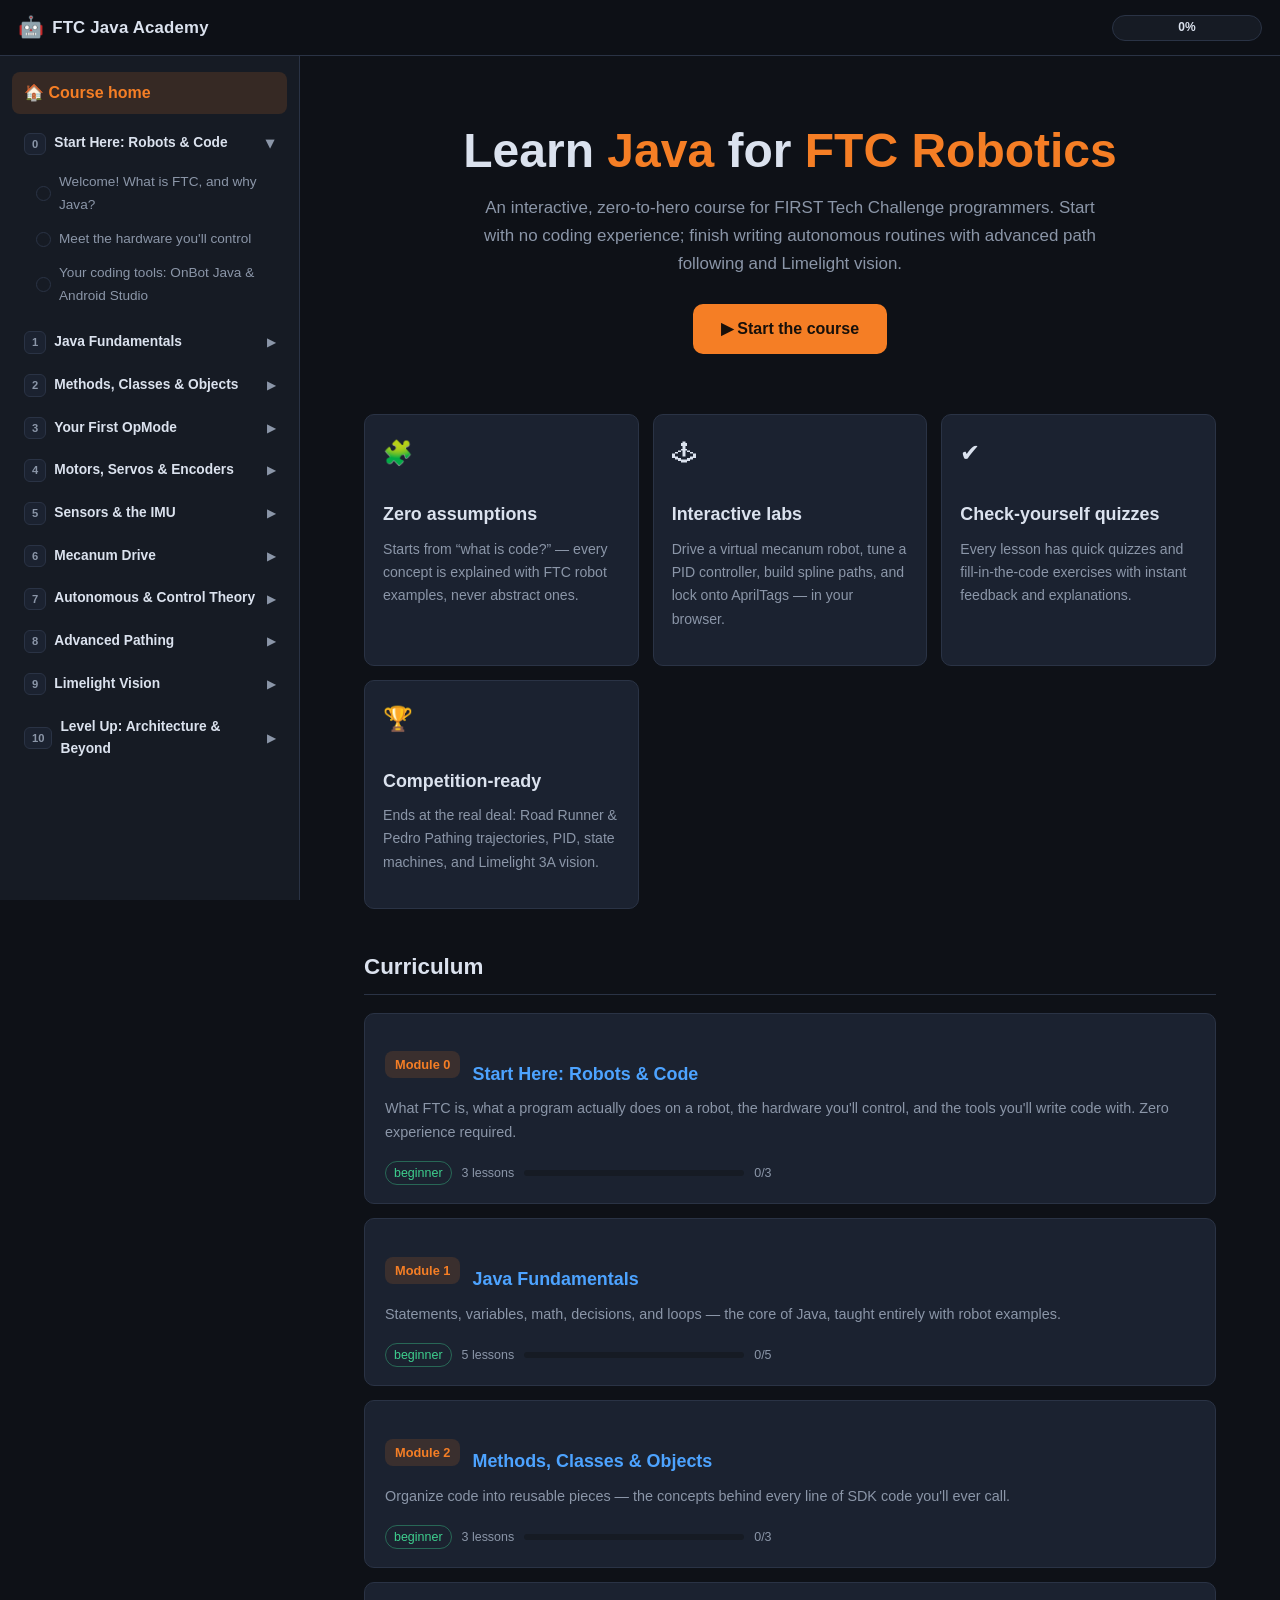
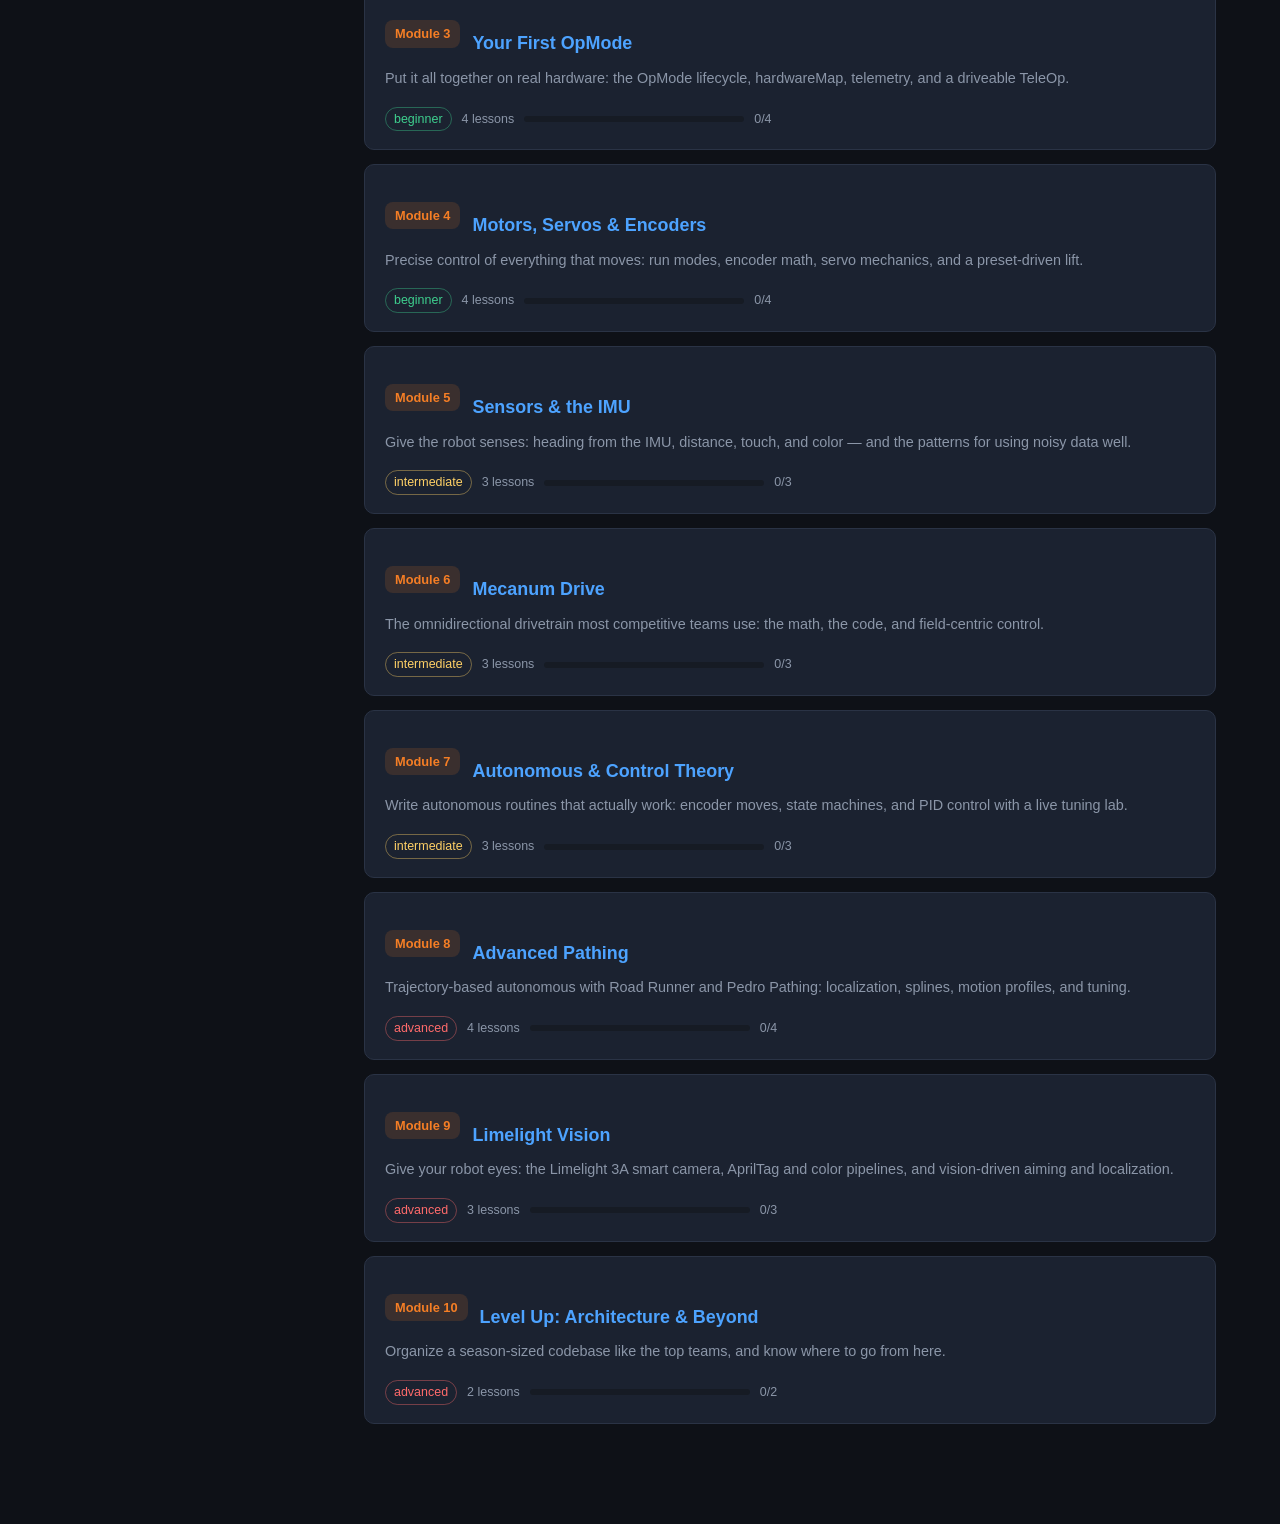
<file: index.html>
<!DOCTYPE html>
<html lang="en">
<head>
<meta charset="UTF-8">
<meta name="viewport" content="width=device-width, initial-scale=1.0">
<title>FTC Java Academy — Learn Java for FIRST Tech Challenge</title>
<meta name="description" content="An interactive course that teaches Java programming for FTC robotics — from absolute beginner to advanced pathing and Limelight vision.">
<link rel="stylesheet" href="css/style.css">
<link rel="icon" href="data:image/svg+xml,<svg xmlns='http://www.w3.org/2000/svg' viewBox='0 0 100 100'><text y='.9em' font-size='90'>🤖</text></svg>">
</head>
<body>

<header class="topbar">
  <button id="nav-toggle" class="nav-toggle" aria-label="Toggle navigation">☰</button>
  <a href="#home" class="brand"><span class="brand-icon">🤖</span> FTC Java Academy</a>
  <div class="topbar-right">
    <div class="progress-pill" id="global-progress" title="Course progress">
      <div class="progress-pill-fill" id="global-progress-fill"></div>
      <span id="global-progress-text">0%</span>
    </div>
  </div>
</header>

<div class="layout">
  <nav class="sidebar" id="sidebar" aria-label="Course navigation">
    <div id="sidebar-content"></div>
  </nav>
  <div class="sidebar-backdrop" id="sidebar-backdrop"></div>

  <main class="content" id="content" tabindex="-1">
    <!-- rendered by app.js -->
  </main>
</div>

<script src="js/highlight.js"></script>
<script src="js/render.js"></script>
<script src="js/sims.js"></script>
<script src="js/data/mod0.js"></script>
<script src="js/data/mod1.js"></script>
<script src="js/data/mod2.js"></script>
<script src="js/data/mod3.js"></script>
<script src="js/data/mod4.js"></script>
<script src="js/data/mod5.js"></script>
<script src="js/data/mod6.js"></script>
<script src="js/data/mod7.js"></script>
<script src="js/data/mod8.js"></script>
<script src="js/data/mod9.js"></script>
<script src="js/data/mod10.js"></script>
<script src="js/app.js"></script>
</body>
</html>
</file>
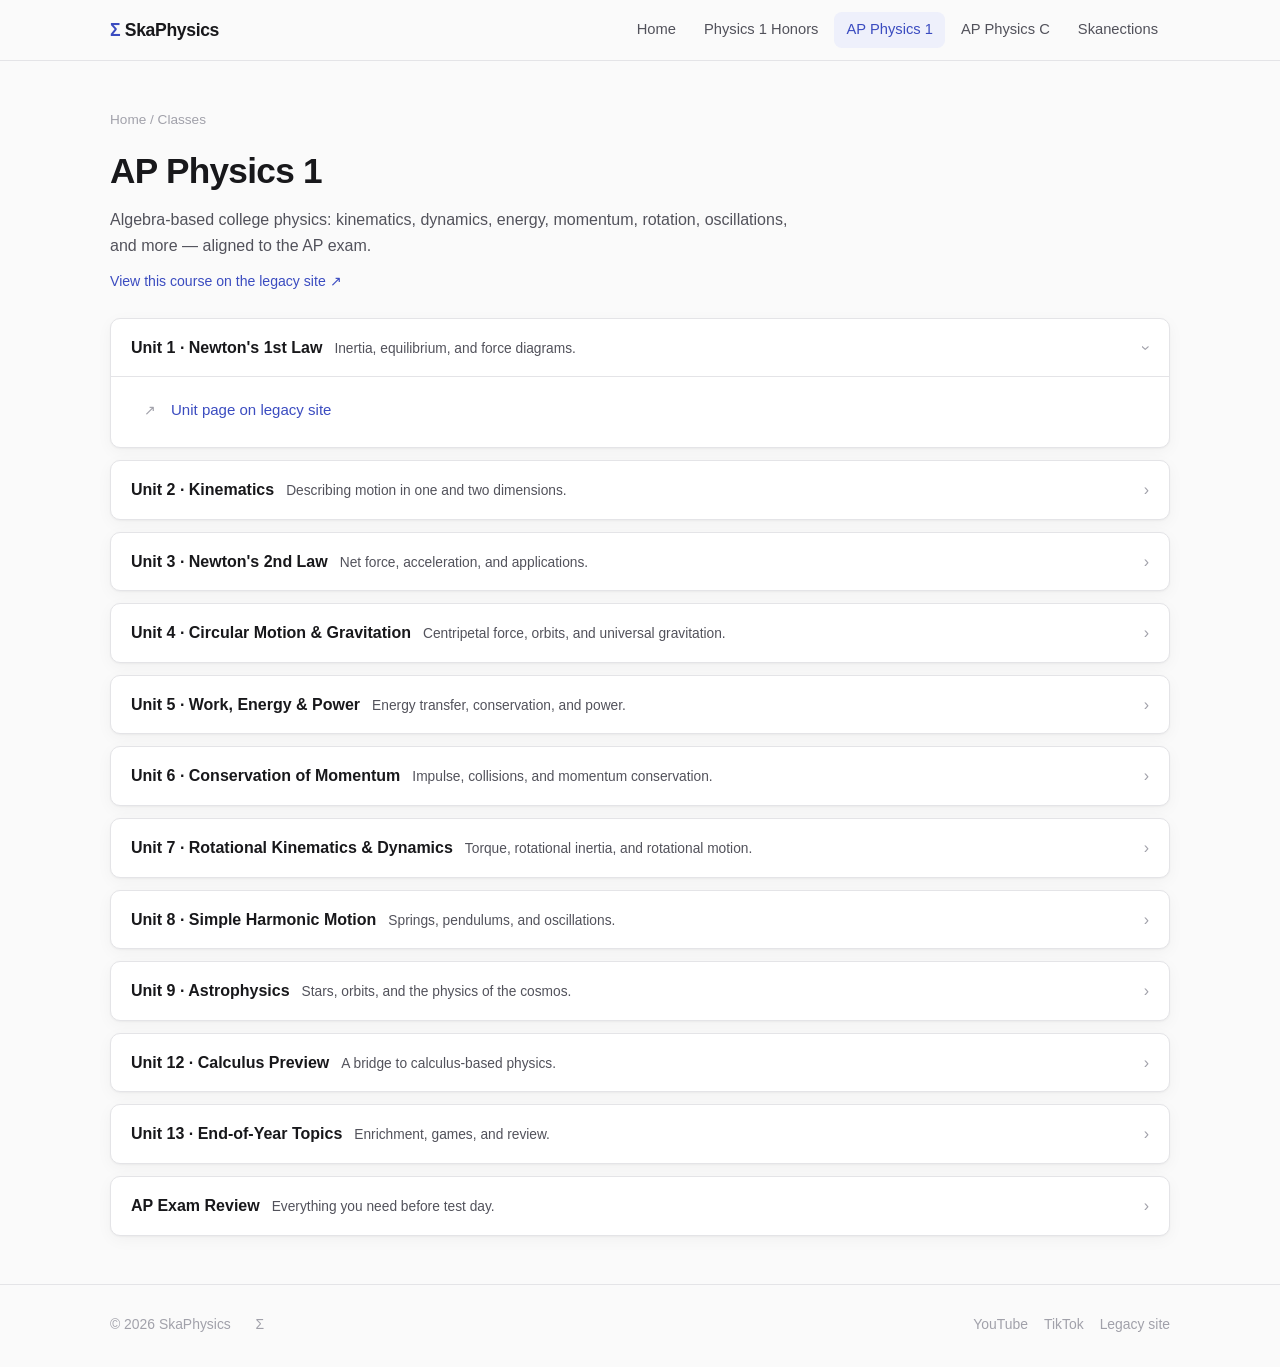
<file: ap-physics-1.html>
<!DOCTYPE html>
<html lang="en">
<head>
  <meta charset="utf-8">
  <meta name="viewport" content="width=device-width, initial-scale=1">
  <title>AP Physics 1 · SkaPhysics</title>
  <link rel="stylesheet" href="assets/style.css">
  <link rel="icon" href="data:image/svg+xml,<svg xmlns='http://www.w3.org/2000/svg' viewBox='0 0 100 100'><text y='.9em' font-size='90'>Σ</text></svg>">
</head>
<body data-page="ap-physics-1">
  <header class="site-header" id="site-header"></header>

  <main class="container">
    <div class="page-header">
      <nav class="breadcrumb" aria-label="Breadcrumb"><a href="index.html">Home</a> / Classes</nav>
      <h1 id="class-title"></h1>
      <p id="class-blurb"></p>
      <a class="legacy-link" id="legacy-link" href="#" target="_blank" rel="noopener">View this course on the legacy site ↗</a>
    </div>

    <div class="unit-list" id="units"></div>
  </main>

  <footer class="site-footer" id="site-footer"></footer>

  <script src="data/site-data.js"></script>
  <script src="assets/app.js"></script>
</body>
</html>
</file>
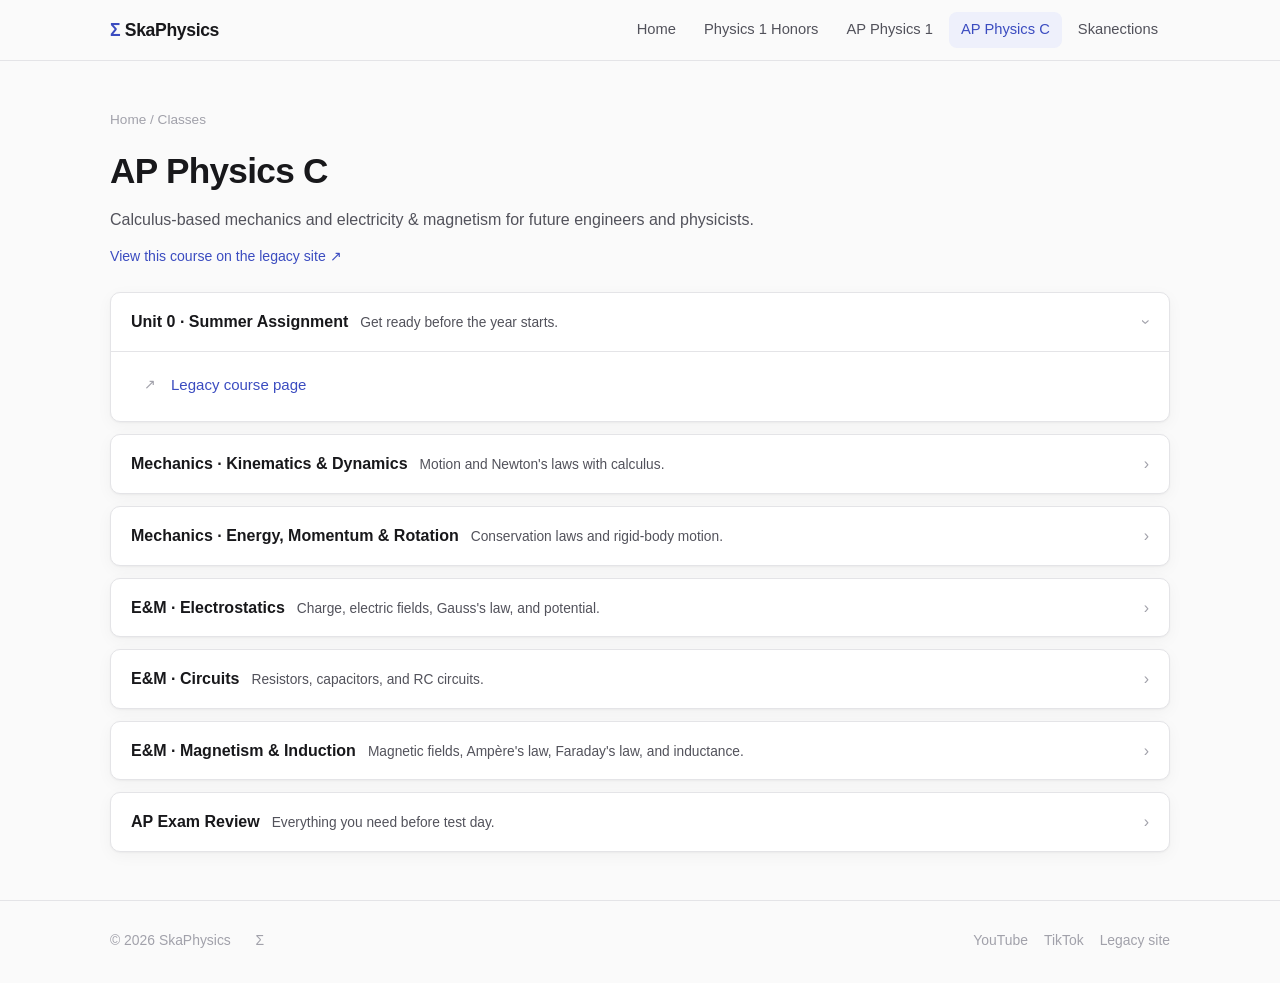
<file: ap-physics-c.html>
<!DOCTYPE html>
<html lang="en">
<head>
  <meta charset="utf-8">
  <meta name="viewport" content="width=device-width, initial-scale=1">
  <title>AP Physics C · SkaPhysics</title>
  <link rel="stylesheet" href="assets/style.css">
  <link rel="icon" href="data:image/svg+xml,<svg xmlns='http://www.w3.org/2000/svg' viewBox='0 0 100 100'><text y='.9em' font-size='90'>Σ</text></svg>">
</head>
<body data-page="ap-physics-c">
  <header class="site-header" id="site-header"></header>

  <main class="container">
    <div class="page-header">
      <nav class="breadcrumb" aria-label="Breadcrumb"><a href="index.html">Home</a> / Classes</nav>
      <h1 id="class-title"></h1>
      <p id="class-blurb"></p>
      <a class="legacy-link" id="legacy-link" href="#" target="_blank" rel="noopener">View this course on the legacy site ↗</a>
    </div>

    <div class="unit-list" id="units"></div>
  </main>

  <footer class="site-footer" id="site-footer"></footer>

  <script src="data/site-data.js"></script>
  <script src="assets/app.js"></script>
</body>
</html>
</file>
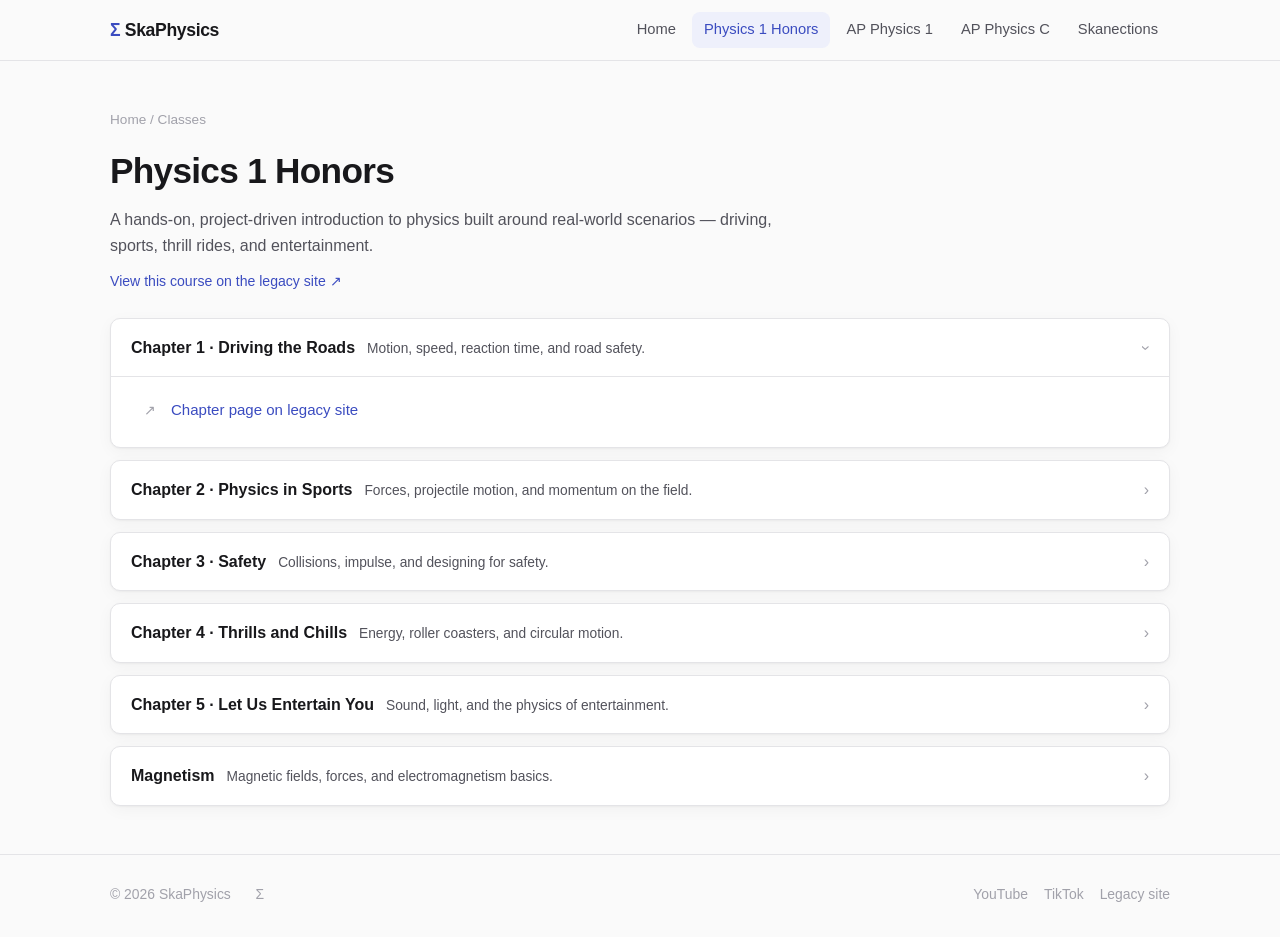
<file: physics-1-honors.html>
<!DOCTYPE html>
<html lang="en">
<head>
  <meta charset="utf-8">
  <meta name="viewport" content="width=device-width, initial-scale=1">
  <title>Physics 1 Honors · SkaPhysics</title>
  <link rel="stylesheet" href="assets/style.css">
  <link rel="icon" href="data:image/svg+xml,<svg xmlns='http://www.w3.org/2000/svg' viewBox='0 0 100 100'><text y='.9em' font-size='90'>Σ</text></svg>">
</head>
<body data-page="physics-1-honors">
  <header class="site-header" id="site-header"></header>

  <main class="container">
    <div class="page-header">
      <nav class="breadcrumb" aria-label="Breadcrumb"><a href="index.html">Home</a> / Classes</nav>
      <h1 id="class-title"></h1>
      <p id="class-blurb"></p>
      <a class="legacy-link" id="legacy-link" href="#" target="_blank" rel="noopener">View this course on the legacy site ↗</a>
    </div>

    <div class="unit-list" id="units"></div>
  </main>

  <footer class="site-footer" id="site-footer"></footer>

  <script src="data/site-data.js"></script>
  <script src="assets/app.js"></script>
</body>
</html>
</file>
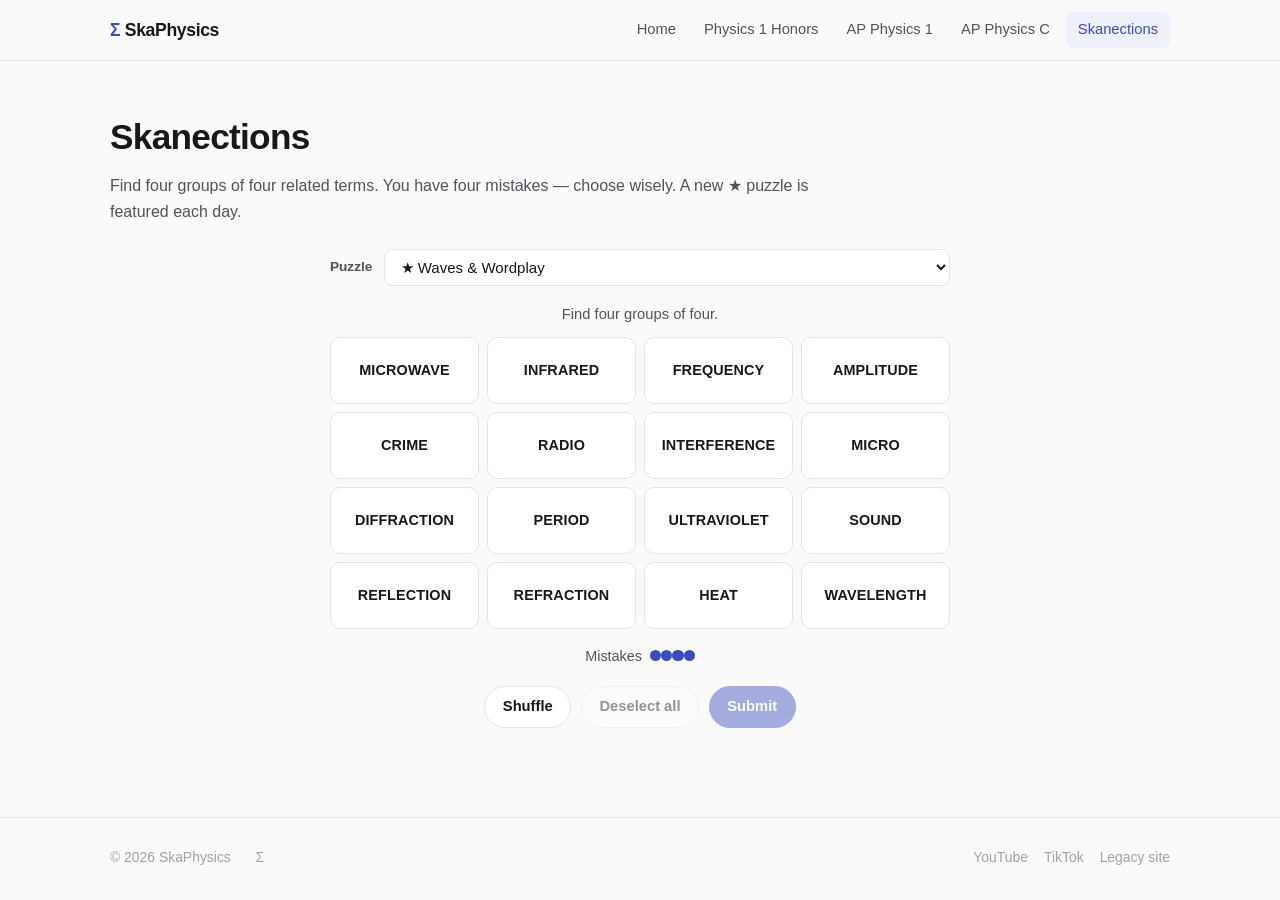
<file: skanections.html>
<!DOCTYPE html>
<html lang="en">
<head>
  <meta charset="utf-8">
  <meta name="viewport" content="width=device-width, initial-scale=1">
  <title>Skanections · SkaPhysics</title>
  <meta name="description" content="Skanections — the daily physics word-grouping game. Find four groups of four.">
  <link rel="stylesheet" href="assets/style.css">
  <link rel="icon" href="data:image/svg+xml,<svg xmlns='http://www.w3.org/2000/svg' viewBox='0 0 100 100'><text y='.9em' font-size='90'>Σ</text></svg>">
</head>
<body data-page="skanections">
  <header class="site-header" id="site-header"></header>

  <main class="container">
    <div class="page-header">
      <h1>Skanections</h1>
      <p>Find four groups of four related terms. You have four mistakes — choose wisely. A new ★ puzzle is featured each day.</p>
    </div>

    <div class="ska-wrap">
      <div class="ska-toolbar">
        <label for="ska-picker" style="margin:0">Puzzle</label>
        <select id="ska-picker" aria-label="Choose a puzzle"></select>
      </div>

      <p class="ska-status" id="ska-status" role="status" aria-live="polite"></p>

      <div class="ska-board" id="ska-board"></div>

      <div class="ska-mistakes" aria-label="Mistakes remaining">
        <span>Mistakes</span>
        <span id="ska-dots"></span>
      </div>

      <div class="ska-controls">
        <button class="btn" id="ska-shuffle" type="button">Shuffle</button>
        <button class="btn" id="ska-deselect" type="button">Deselect all</button>
        <button class="btn primary" id="ska-submit" type="button">Submit</button>
      </div>

      <div class="ska-endcard" id="ska-endcard" hidden>
        <h3 id="ska-end-title"></h3>
        <p id="ska-end-sub"></p>
        <div class="ska-share-grid" id="ska-share-grid"></div>
        <div class="ska-controls">
          <button class="btn primary" id="ska-share" type="button">Copy results</button>
          <button class="btn" id="ska-again" type="button">Play again</button>
        </div>
      </div>
    </div>
  </main>

  <footer class="site-footer" id="site-footer"></footer>

  <div class="ska-toast" id="ska-toast" role="status" aria-live="polite"></div>

  <script src="data/site-data.js"></script>
  <script src="data/puzzles.js"></script>
  <script src="assets/app.js"></script>
  <script src="assets/skanections.js"></script>
</body>
</html>
</file>
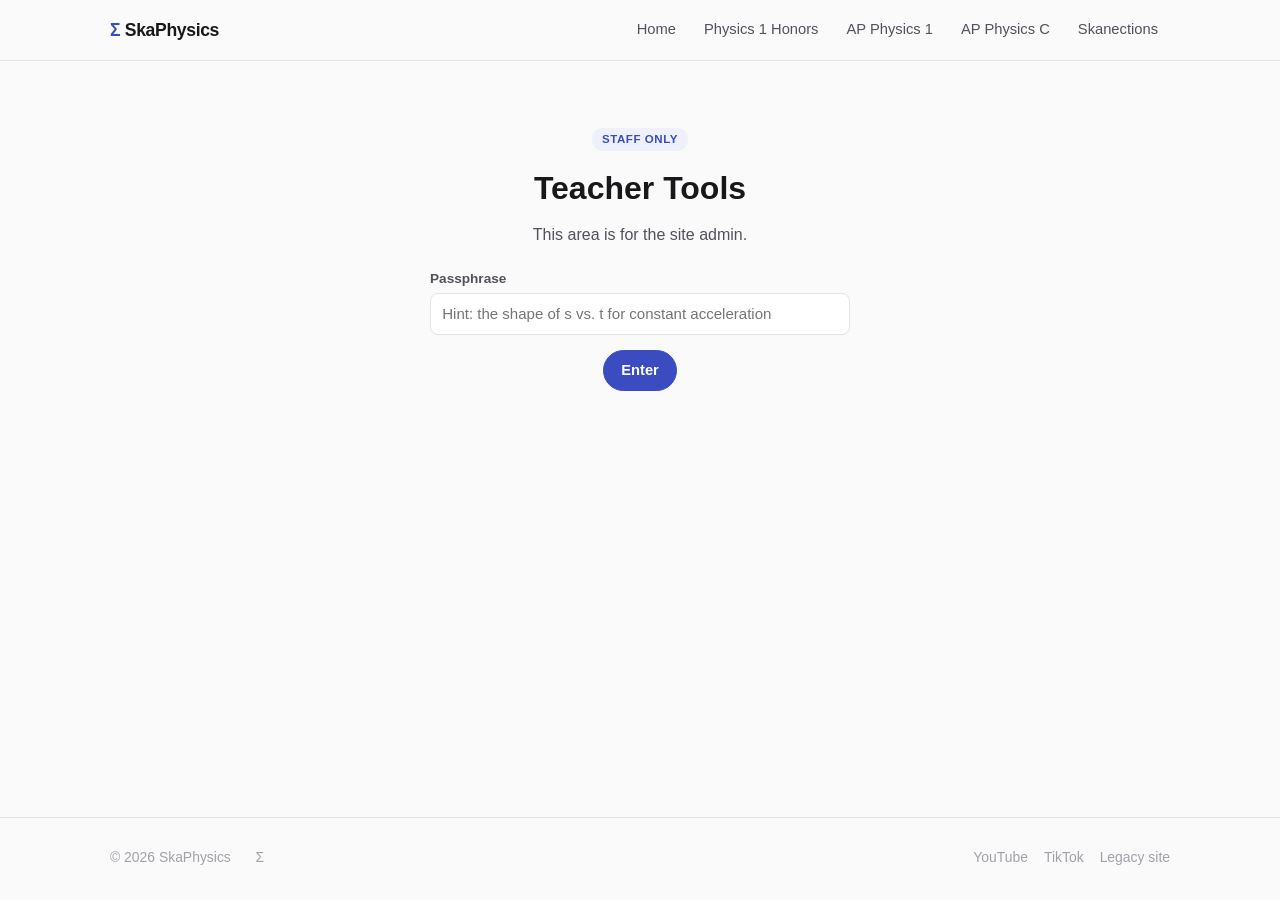
<file: teacher-tools.html>
<!DOCTYPE html>
<html lang="en">
<head>
  <meta charset="utf-8">
  <meta name="viewport" content="width=device-width, initial-scale=1">
  <title>Teacher Tools · SkaPhysics</title>
  <meta name="robots" content="noindex, nofollow">
  <link rel="stylesheet" href="assets/style.css">
  <link rel="icon" href="data:image/svg+xml,<svg xmlns='http://www.w3.org/2000/svg' viewBox='0 0 100 100'><text y='.9em' font-size='90'>Σ</text></svg>">
</head>
<body data-page="teacher-tools">
  <header class="site-header" id="site-header"></header>

  <!-- Soft gate: keeps students from wandering in. Not real security —
       this is a static site — just a polite locked door. -->
  <div class="container gate" id="gate">
    <span class="badge">Staff only</span>
    <h1>Teacher Tools</h1>
    <p style="color:var(--text-muted); margin-top:0.5rem">This area is for the site admin.</p>
    <div class="field">
      <label for="gate-input">Passphrase</label>
      <input type="text" id="gate-input" autocomplete="off" placeholder="Hint: the shape of s vs. t for constant acceleration">
    </div>
    <button class="btn primary" id="gate-btn" type="button">Enter</button>
    <p id="gate-msg" style="color:var(--danger); font-size:0.85rem; min-height:1.4rem; margin-top:0.6rem"></p>
  </div>

  <main class="container" id="tools" hidden>
    <div class="page-header">
      <span class="badge">Staff only</span>
      <h1>Teacher Tools</h1>
      <p>Admin shortcuts, plus builders that write the copy-paste snippets for adding links and puzzles.</p>
    </div>

    <section class="tool-panel">
      <h2>Admin links</h2>
      <p class="hint">Edit this list in <code>data/site-data.js</code> under <code>teacherTools</code>.</p>
      <ul class="link-list" id="admin-links"></ul>
    </section>

    <section class="tool-panel">
      <h2>Link Builder</h2>
      <p class="hint">Fill this in, copy the snippet, and paste it into the unit's <code>links</code> list in <code>data/site-data.js</code>. Full instructions are at the top of that file.</p>
      <div class="form-grid">
        <div class="field">
          <label for="lb-label">Link label</label>
          <input type="text" id="lb-label" placeholder="Unit 3 Guided Notes">
        </div>
        <div class="field">
          <label for="lb-url">URL</label>
          <input type="url" id="lb-url" placeholder="https://docs.google.com/...">
        </div>
        <div class="field">
          <label for="lb-type">Type</label>
          <select id="lb-type">
            <option value="doc">Notes / handout</option>
            <option value="video">Video</option>
            <option value="practice">Practice / test</option>
            <option value="sim">Simulation</option>
            <option value="external">Other link</option>
          </select>
        </div>
      </div>
      <pre class="code-out" id="lb-out">{ label: "…", url: "…", type: "doc" },</pre>
      <button class="btn primary" id="lb-copy" type="button" style="margin-top:0.75rem">Copy snippet</button>
    </section>

    <section class="tool-panel">
      <h2>Skanections Puzzle Builder</h2>
      <p class="hint">Four groups, four words each, comma-separated. Order groups easiest → hardest. Copy the snippet into <code>data/puzzles.js</code>.</p>
      <div class="field">
        <label for="pb-title">Puzzle title</label>
        <input type="text" id="pb-title" placeholder="Forces Friday">
      </div>
      <div id="pb-groups"></div>
      <pre class="code-out" id="pb-out"></pre>
      <p id="pb-warn" style="color:var(--danger); font-size:0.85rem; min-height:1.2rem"></p>
      <button class="btn primary" id="pb-copy" type="button">Copy snippet</button>
    </section>
  </main>

  <footer class="site-footer" id="site-footer"></footer>

  <script src="data/site-data.js"></script>
  <script src="assets/app.js"></script>
  <script src="assets/teacher-tools.js"></script>
</body>
</html>
</file>
<file: css/style.css>
/* ============ FTC Java Academy ============ */
:root {
  --bg: #0e1117;
  --bg-alt: #161b24;
  --bg-card: #1b2230;
  --bg-code: #10151d;
  --border: #2a3345;
  --text: #dbe2ee;
  --text-dim: #8b96a8;
  --accent: #f57e25;        /* FIRST orange */
  --accent-soft: rgba(245, 126, 37, 0.14);
  --blue: #4da3ff;
  --green: #3ecf8e;
  --red: #ff6b6b;
  --yellow: #ffd166;
  --purple: #b48eff;
  --radius: 10px;
  --sidebar-w: 300px;
  --topbar-h: 56px;
  font-size: 16px;
}

* { box-sizing: border-box; }

html { scroll-behavior: smooth; }

body {
  margin: 0;
  font-family: -apple-system, BlinkMacSystemFont, "Segoe UI", Roboto, Helvetica, Arial, sans-serif;
  background: var(--bg);
  color: var(--text);
  line-height: 1.65;
}

/* ---------- Top bar ---------- */
.topbar {
  position: fixed;
  top: 0; left: 0; right: 0;
  height: var(--topbar-h);
  display: flex;
  align-items: center;
  gap: 14px;
  padding: 0 18px;
  background: rgba(14, 17, 23, 0.92);
  backdrop-filter: blur(8px);
  border-bottom: 1px solid var(--border);
  z-index: 50;
}

.brand {
  font-weight: 700;
  font-size: 1.05rem;
  color: var(--text);
  text-decoration: none;
  letter-spacing: 0.2px;
  display: flex;
  align-items: center;
  gap: 8px;
}
.brand:hover { color: var(--accent); }
.brand-icon { font-size: 1.3rem; }

.topbar-right { margin-left: auto; display: flex; align-items: center; gap: 12px; }

.progress-pill {
  position: relative;
  width: 150px;
  height: 26px;
  border: 1px solid var(--border);
  border-radius: 13px;
  overflow: hidden;
  background: var(--bg-alt);
  font-size: 0.75rem;
  display: flex;
  align-items: center;
  justify-content: center;
}
.progress-pill-fill {
  position: absolute;
  left: 0; top: 0; bottom: 0;
  background: linear-gradient(90deg, #c85f10, var(--accent));
  width: 0%;
  transition: width 0.4s ease;
}
.progress-pill span { position: relative; z-index: 1; font-weight: 600; }

.nav-toggle {
  display: none;
  background: none;
  border: 1px solid var(--border);
  color: var(--text);
  font-size: 1.1rem;
  border-radius: 8px;
  padding: 4px 10px;
  cursor: pointer;
}

/* ---------- Layout ---------- */
.layout { display: flex; padding-top: var(--topbar-h); min-height: 100vh; }

.sidebar {
  position: fixed;
  top: var(--topbar-h);
  bottom: 0;
  left: 0;
  width: var(--sidebar-w);
  overflow-y: auto;
  background: var(--bg-alt);
  border-right: 1px solid var(--border);
  padding: 16px 12px 40px;
  z-index: 40;
}

.content {
  flex: 1;
  margin-left: var(--sidebar-w);
  padding: 36px clamp(20px, 5vw, 72px) 100px;
  max-width: calc(var(--sidebar-w) + 980px);
  outline: none;
}

/* ---------- Sidebar nav ---------- */
.side-home {
  display: block;
  padding: 8px 12px;
  margin-bottom: 10px;
  border-radius: 8px;
  color: var(--text);
  text-decoration: none;
  font-weight: 600;
}
.side-home:hover, .side-home.active { background: var(--accent-soft); color: var(--accent); }

.side-module { margin-bottom: 4px; }

.side-module-header {
  width: 100%;
  display: flex;
  align-items: center;
  gap: 8px;
  background: none;
  border: none;
  color: var(--text);
  font: inherit;
  font-weight: 600;
  font-size: 0.86rem;
  padding: 8px 12px;
  border-radius: 8px;
  cursor: pointer;
  text-align: left;
}
.side-module-header:hover { background: rgba(255,255,255,0.04); }
.side-module-header .chev { margin-left: auto; transition: transform 0.2s; font-size: 0.7rem; color: var(--text-dim); }
.side-module.open .chev { transform: rotate(90deg); }
.side-module-header .mod-num {
  background: var(--bg-card);
  border: 1px solid var(--border);
  color: var(--text-dim);
  font-size: 0.7rem;
  border-radius: 6px;
  padding: 1px 7px;
  flex-shrink: 0;
}
.side-module.done .mod-num { border-color: var(--green); color: var(--green); }

.side-lessons { display: none; padding: 2px 0 6px; }
.side-module.open .side-lessons { display: block; }

.side-lesson {
  display: flex;
  align-items: center;
  gap: 8px;
  padding: 6px 12px 6px 22px;
  color: var(--text-dim);
  text-decoration: none;
  font-size: 0.85rem;
  border-radius: 8px;
  border-left: 2px solid transparent;
}
.side-lesson:hover { color: var(--text); background: rgba(255,255,255,0.04); }
.side-lesson.active { color: var(--accent); background: var(--accent-soft); font-weight: 600; }
.side-lesson .tick {
  width: 15px; height: 15px;
  border: 1.5px solid var(--border);
  border-radius: 50%;
  flex-shrink: 0;
  display: inline-flex;
  align-items: center;
  justify-content: center;
  font-size: 0.6rem;
  color: transparent;
}
.side-lesson.done .tick { background: var(--green); border-color: var(--green); color: #06281a; }

/* ---------- Home page ---------- */
.hero {
  text-align: center;
  padding: 30px 0 26px;
}
.hero h1 {
  font-size: clamp(1.9rem, 4.5vw, 3rem);
  margin: 0 0 14px;
  line-height: 1.2;
}
.hero h1 .hl { color: var(--accent); }
.hero p.sub {
  color: var(--text-dim);
  max-width: 640px;
  margin: 0 auto 26px;
  font-size: 1.06rem;
}
.hero .cta {
  display: inline-block;
  background: var(--accent);
  color: #17100a;
  font-weight: 700;
  padding: 12px 28px;
  border-radius: 10px;
  text-decoration: none;
  transition: transform 0.15s, box-shadow 0.15s;
}
.hero .cta:hover { transform: translateY(-2px); box-shadow: 0 6px 24px rgba(245,126,37,0.35); }

.feature-row {
  display: grid;
  grid-template-columns: repeat(auto-fit, minmax(210px, 1fr));
  gap: 14px;
  margin: 34px 0 10px;
}
.feature {
  background: var(--bg-card);
  border: 1px solid var(--border);
  border-radius: var(--radius);
  padding: 18px;
  text-align: left;
}
.feature .f-icon { font-size: 1.5rem; }
.feature h3 { margin: 8px 0 6px; font-size: 1rem; }
.feature p { margin: 0; color: var(--text-dim); font-size: 0.88rem; }

.module-grid { display: grid; gap: 14px; margin-top: 18px; }

.module-card {
  display: block;
  background: var(--bg-card);
  border: 1px solid var(--border);
  border-radius: var(--radius);
  padding: 18px 20px;
  text-decoration: none;
  color: var(--text);
  transition: border-color 0.15s, transform 0.15s;
}
.module-card:hover { border-color: var(--accent); transform: translateX(4px); }
.module-card .mc-top { display: flex; align-items: center; gap: 12px; }
.module-card .mc-num {
  background: var(--accent-soft);
  color: var(--accent);
  font-weight: 700;
  font-size: 0.8rem;
  border-radius: 8px;
  padding: 3px 10px;
  flex-shrink: 0;
}
.module-card h3 { margin: 0; font-size: 1.05rem; }
.module-card p { margin: 8px 0 10px; color: var(--text-dim); font-size: 0.9rem; }
.mc-meta { display: flex; align-items: center; gap: 10px; font-size: 0.78rem; color: var(--text-dim); }
.mc-bar { flex: 1; height: 6px; border-radius: 3px; background: var(--bg-alt); overflow: hidden; max-width: 220px; }
.mc-bar-fill { height: 100%; background: var(--green); border-radius: 3px; }
.mc-badge {
  border: 1px solid var(--border);
  padding: 1px 8px;
  border-radius: 999px;
}
.mc-badge.beginner { color: var(--green); border-color: rgba(62,207,142,.4); }
.mc-badge.intermediate { color: var(--yellow); border-color: rgba(255,209,102,.4); }
.mc-badge.advanced { color: var(--red); border-color: rgba(255,107,107,.4); }

/* ---------- Lesson page ---------- */
.crumbs { font-size: 0.82rem; color: var(--text-dim); margin-bottom: 8px; }
.crumbs a { color: var(--text-dim); text-decoration: none; }
.crumbs a:hover { color: var(--accent); }

.lesson-title { font-size: clamp(1.6rem, 3.5vw, 2.2rem); margin: 0 0 6px; line-height: 1.25; }
.lesson-sub { color: var(--text-dim); margin: 0 0 28px; font-size: 1rem; }

.content h2 {
  font-size: 1.4rem;
  margin: 40px 0 12px;
  padding-bottom: 8px;
  border-bottom: 1px solid var(--border);
}
.content h3 { font-size: 1.12rem; margin: 28px 0 8px; }
.content p { margin: 0 0 16px; }
.content ul, .content ol { margin: 0 0 16px; padding-left: 24px; }
.content li { margin-bottom: 6px; }
.content a { color: var(--blue); }
.content strong { color: #fff; }

code {
  font-family: "SF Mono", "Cascadia Code", Consolas, "Fira Code", monospace;
  font-size: 0.86em;
  background: var(--bg-code);
  border: 1px solid var(--border);
  border-radius: 5px;
  padding: 1.5px 6px;
  color: #e8c795;
  white-space: nowrap;
}

/* code blocks */
.codeblock {
  margin: 0 0 20px;
  border: 1px solid var(--border);
  border-radius: var(--radius);
  overflow: hidden;
  background: var(--bg-code);
}
.codeblock-bar {
  display: flex;
  align-items: center;
  padding: 7px 14px;
  background: var(--bg-alt);
  border-bottom: 1px solid var(--border);
  font-size: 0.75rem;
  color: var(--text-dim);
}
.codeblock-bar .copy-btn {
  margin-left: auto;
  background: none;
  border: 1px solid var(--border);
  color: var(--text-dim);
  font-size: 0.72rem;
  padding: 2px 10px;
  border-radius: 6px;
  cursor: pointer;
}
.codeblock-bar .copy-btn:hover { color: var(--text); border-color: var(--text-dim); }
.codeblock pre {
  margin: 0;
  padding: 14px 16px;
  overflow-x: auto;
  font-family: "SF Mono", "Cascadia Code", Consolas, "Fira Code", monospace;
  font-size: 0.83rem;
  line-height: 1.6;
}
.codeblock pre code { background: none; border: none; padding: 0; white-space: pre; color: var(--text); }

/* syntax colors */
.tok-kw   { color: #ff7ab2; }
.tok-type { color: #7ee0ff; }
.tok-str  { color: #a8e07a; }
.tok-num  { color: #ffb86c; }
.tok-com  { color: #5d6b81; font-style: italic; }
.tok-ann  { color: #ffd166; }
.tok-call { color: #b8a7ff; }

/* callout notes */
.note {
  display: flex;
  gap: 12px;
  margin: 0 0 20px;
  padding: 14px 16px;
  border-radius: var(--radius);
  border: 1px solid;
  font-size: 0.93rem;
}
.note .note-icon { font-size: 1.15rem; line-height: 1.4; }
.note p { margin: 0; }
.note p + p { margin-top: 8px; }
.note.tip  { background: rgba(62,207,142,0.07); border-color: rgba(62,207,142,0.35); }
.note.warn { background: rgba(255,209,102,0.07); border-color: rgba(255,209,102,0.35); }
.note.info { background: rgba(77,163,255,0.07); border-color: rgba(77,163,255,0.35); }
.note.rule { background: rgba(180,142,255,0.07); border-color: rgba(180,142,255,0.35); }

/* tables */
.tbl-wrap { overflow-x: auto; margin: 0 0 20px; }
table.tbl {
  border-collapse: collapse;
  width: 100%;
  font-size: 0.88rem;
}
table.tbl th, table.tbl td {
  border: 1px solid var(--border);
  padding: 8px 12px;
  text-align: left;
}
table.tbl th { background: var(--bg-alt); color: var(--text); }
table.tbl td { color: var(--text-dim); }
table.tbl td code { white-space: nowrap; }

/* ---------- Quiz ---------- */
.quiz {
  background: var(--bg-card);
  border: 1px solid var(--border);
  border-left: 4px solid var(--purple);
  border-radius: var(--radius);
  padding: 18px 20px;
  margin: 0 0 22px;
}
.quiz .quiz-tag {
  font-size: 0.72rem;
  font-weight: 700;
  letter-spacing: 1px;
  color: var(--purple);
  text-transform: uppercase;
}
.quiz .quiz-q { font-weight: 600; margin: 6px 0 12px; }
.quiz .quiz-q code, .quiz-opt code { white-space: pre-wrap; }
.quiz .quiz-q pre {
  font-family: "SF Mono", Consolas, monospace;
  font-size: 0.82rem;
  background: var(--bg-code);
  border: 1px solid var(--border);
  border-radius: 8px;
  padding: 10px 14px;
  overflow-x: auto;
  font-weight: 400;
}
.quiz-opt {
  display: flex;
  align-items: flex-start;
  gap: 10px;
  width: 100%;
  text-align: left;
  background: var(--bg-alt);
  border: 1px solid var(--border);
  color: var(--text);
  font: inherit;
  font-size: 0.92rem;
  padding: 10px 14px;
  border-radius: 8px;
  margin-bottom: 8px;
  cursor: pointer;
  transition: border-color 0.12s;
}
.quiz-opt:hover:not(:disabled) { border-color: var(--purple); }
.quiz-opt:disabled { cursor: default; opacity: 0.75; }
.quiz-opt .opt-letter {
  font-weight: 700;
  color: var(--text-dim);
  flex-shrink: 0;
}
.quiz-opt.correct { border-color: var(--green); background: rgba(62,207,142,0.1); opacity: 1; }
.quiz-opt.wrong   { border-color: var(--red); background: rgba(255,107,107,0.1); opacity: 1; }
.quiz-explain {
  display: none;
  margin-top: 10px;
  padding: 12px 14px;
  border-radius: 8px;
  font-size: 0.9rem;
  background: var(--bg-alt);
  border: 1px dashed var(--border);
}
.quiz-explain.show { display: block; }
.quiz-explain .verdict { font-weight: 700; }
.quiz-explain .verdict.ok { color: var(--green); }
.quiz-explain .verdict.no { color: var(--red); }

/* ---------- Fill-in-the-blank ---------- */
.fill {
  background: var(--bg-card);
  border: 1px solid var(--border);
  border-left: 4px solid var(--blue);
  border-radius: var(--radius);
  padding: 18px 20px;
  margin: 0 0 22px;
}
.fill .fill-tag {
  font-size: 0.72rem;
  font-weight: 700;
  letter-spacing: 1px;
  color: var(--blue);
  text-transform: uppercase;
}
.fill .fill-intro { margin: 6px 0 12px; font-size: 0.94rem; }
.fill pre {
  margin: 0 0 12px;
  padding: 14px 16px;
  background: var(--bg-code);
  border: 1px solid var(--border);
  border-radius: 8px;
  overflow-x: auto;
  font-family: "SF Mono", Consolas, monospace;
  font-size: 0.83rem;
  line-height: 2.05;
}
.fill input.blank {
  font-family: inherit;
  font-size: inherit;
  background: var(--bg-alt);
  border: 1.5px solid var(--text-dim);
  border-radius: 6px;
  color: var(--yellow);
  padding: 2px 8px;
  margin: 0 2px;
  width: 130px;
}
.fill input.blank:focus { outline: none; border-color: var(--blue); }
.fill input.blank.ok { border-color: var(--green); color: var(--green); }
.fill input.blank.bad { border-color: var(--red); color: var(--red); }
.fill .fill-controls { display: flex; gap: 10px; align-items: center; flex-wrap: wrap; }
.fill .fill-result { font-size: 0.88rem; font-weight: 600; }
.fill .fill-result.ok { color: var(--green); }
.fill .fill-result.no { color: var(--red); }

.btn {
  background: var(--accent);
  color: #17100a;
  border: none;
  font: inherit;
  font-weight: 700;
  font-size: 0.88rem;
  padding: 8px 18px;
  border-radius: 8px;
  cursor: pointer;
  transition: transform 0.12s;
}
.btn:hover { transform: translateY(-1px); }
.btn.ghost {
  background: none;
  border: 1px solid var(--border);
  color: var(--text);
  font-weight: 600;
}
.btn.ghost:hover { border-color: var(--text-dim); }
.btn.small { font-size: 0.78rem; padding: 5px 12px; }

/* ---------- Simulators ---------- */
.sim {
  background: var(--bg-card);
  border: 1px solid var(--border);
  border-left: 4px solid var(--accent);
  border-radius: var(--radius);
  padding: 18px 20px;
  margin: 0 0 22px;
}
.sim .sim-tag {
  font-size: 0.72rem;
  font-weight: 700;
  letter-spacing: 1px;
  color: var(--accent);
  text-transform: uppercase;
  margin-bottom: 4px;
}
.sim h4 { margin: 4px 0 10px; font-size: 1.02rem; }
.sim canvas {
  width: 100%;
  max-width: 100%;
  background: var(--bg-code);
  border: 1px solid var(--border);
  border-radius: 8px;
  display: block;
  touch-action: none;
}
.sim-row { display: flex; gap: 18px; flex-wrap: wrap; margin-top: 14px; }
.sim-col { flex: 1; min-width: 220px; }
.sim-controls label {
  display: flex;
  align-items: center;
  gap: 10px;
  font-size: 0.85rem;
  color: var(--text-dim);
  margin-bottom: 8px;
}
.sim-controls label span.lname { width: 92px; flex-shrink: 0; }
.sim-controls label span.lval {
  width: 56px;
  text-align: right;
  font-family: Consolas, monospace;
  color: var(--text);
  flex-shrink: 0;
}
.sim-controls input[type=range] { flex: 1; accent-color: var(--accent); }
.sim .powers { font-family: Consolas, monospace; font-size: 0.82rem; }
.sim .powers .pw-row { display: flex; align-items: center; gap: 8px; margin-bottom: 6px; }
.sim .powers .pw-name { width: 110px; color: var(--text-dim); }
.sim .powers .pw-bar { flex: 1; height: 12px; background: var(--bg-alt); border-radius: 6px; position: relative; overflow: hidden; }
.sim .powers .pw-fill { position: absolute; top: 0; bottom: 0; }
.sim .powers .pw-val { width: 52px; text-align: right; }
.sim .sim-buttons { display: flex; gap: 8px; margin-top: 10px; flex-wrap: wrap; }
.sim .sim-readout { font-family: Consolas, monospace; font-size: 0.8rem; color: var(--text-dim); margin-top: 8px; }
.sim .sim-code {
  margin-top: 12px;
  background: var(--bg-code);
  border: 1px solid var(--border);
  border-radius: 8px;
  padding: 12px 14px;
  font-family: Consolas, monospace;
  font-size: 0.78rem;
  overflow-x: auto;
  white-space: pre;
  color: var(--text-dim);
}

/* ---------- Lesson footer nav ---------- */
.lesson-nav {
  display: flex;
  gap: 12px;
  margin-top: 52px;
  padding-top: 22px;
  border-top: 1px solid var(--border);
  align-items: center;
  flex-wrap: wrap;
}
.lesson-nav .spacer { flex: 1; }
.lnav-btn {
  display: inline-flex;
  flex-direction: column;
  text-decoration: none;
  border: 1px solid var(--border);
  border-radius: 10px;
  padding: 10px 16px;
  color: var(--text);
  max-width: 300px;
}
.lnav-btn:hover { border-color: var(--accent); }
.lnav-btn .dir { font-size: 0.72rem; color: var(--text-dim); }
.lnav-btn .ttl { font-size: 0.9rem; font-weight: 600; }
.complete-btn {
  border: 1px solid var(--green);
  background: none;
  color: var(--green);
  font: inherit;
  font-weight: 700;
  font-size: 0.88rem;
  padding: 9px 18px;
  border-radius: 10px;
  cursor: pointer;
}
.complete-btn.done { background: var(--green); color: #06281a; }

/* objectives box */
.objectives {
  background: var(--bg-card);
  border: 1px solid var(--border);
  border-radius: var(--radius);
  padding: 14px 18px;
  margin-bottom: 26px;
  font-size: 0.9rem;
}
.objectives .obj-title {
  font-size: 0.72rem;
  font-weight: 700;
  letter-spacing: 1px;
  text-transform: uppercase;
  color: var(--text-dim);
  margin-bottom: 6px;
}
.objectives ul { margin: 0; padding-left: 20px; }
.objectives li { margin-bottom: 2px; color: var(--text-dim); }

/* ---------- Responsive ---------- */
@media (max-width: 900px) {
  .nav-toggle { display: block; }
  .sidebar { transform: translateX(-105%); transition: transform 0.25s ease; width: min(320px, 85vw); }
  .sidebar.open { transform: translateX(0); box-shadow: 0 0 40px rgba(0,0,0,0.5); }
  .sidebar-backdrop {
    display: none;
    position: fixed; inset: var(--topbar-h) 0 0 0;
    background: rgba(0,0,0,0.5);
    z-index: 35;
  }
  .sidebar-backdrop.show { display: block; }
  .content { margin-left: 0; padding: 24px 18px 80px; }
  .progress-pill { width: 110px; }
}
</file>
<file: assets/style.css>
/* SkaPhysics — minimalist design system */

:root {
  --bg: #fafafa;
  --surface: #ffffff;
  --border: #e4e4e7;
  --text: #18181b;
  --text-muted: #52525b;
  --text-faint: #a1a1aa;
  --accent: #3b4cc0;
  --accent-hover: #2f3da0;
  --accent-soft: #eef0fb;
  --danger: #b42318;
  --ok: #067647;
  --radius: 10px;
  --shadow: 0 1px 2px rgba(0, 0, 0, 0.04), 0 4px 16px rgba(0, 0, 0, 0.04);
  --font: -apple-system, BlinkMacSystemFont, "Segoe UI", Roboto, "Helvetica Neue", Arial, sans-serif;
}

@media (prefers-color-scheme: dark) {
  :root {
    --bg: #101014;
    --surface: #18181d;
    --border: #2a2a32;
    --text: #f4f4f5;
    --text-muted: #a1a1aa;
    --text-faint: #6b6b74;
    --accent: #8a97e8;
    --accent-hover: #a5b0ef;
    --accent-soft: #23263a;
    --danger: #f0857a;
    --ok: #5dc48f;
    --shadow: none;
  }
}

* { margin: 0; padding: 0; box-sizing: border-box; }

html { scroll-behavior: smooth; }

body {
  font-family: var(--font);
  background: var(--bg);
  color: var(--text);
  line-height: 1.6;
  -webkit-font-smoothing: antialiased;
  min-height: 100vh;
  display: flex;
  flex-direction: column;
}

a { color: var(--accent); text-decoration: none; }
a:hover { color: var(--accent-hover); text-decoration: underline; }

.container { width: min(1060px, 100% - 2.5rem); margin-inline: auto; }

/* ---------- Header ---------- */

.site-header {
  position: sticky;
  top: 0;
  z-index: 50;
  background: color-mix(in srgb, var(--bg) 88%, transparent);
  backdrop-filter: blur(10px);
  border-bottom: 1px solid var(--border);
}

.site-header .container {
  display: flex;
  align-items: center;
  gap: 1.5rem;
  min-height: 60px;
}

.brand {
  font-size: 1.1rem;
  font-weight: 700;
  letter-spacing: -0.02em;
  color: var(--text);
  white-space: nowrap;
}
.brand:hover { text-decoration: none; color: var(--accent); }
.brand .brand-mark { color: var(--accent); }

.site-nav { display: flex; gap: 0.25rem; margin-left: auto; flex-wrap: wrap; }

.site-nav a {
  padding: 0.4rem 0.75rem;
  border-radius: 8px;
  font-size: 0.92rem;
  font-weight: 500;
  color: var(--text-muted);
}
.site-nav a:hover { color: var(--text); background: var(--accent-soft); text-decoration: none; }
.site-nav a[aria-current="page"] { color: var(--accent); background: var(--accent-soft); }

.nav-toggle {
  display: none;
  margin-left: auto;
  background: none;
  border: 1px solid var(--border);
  border-radius: 8px;
  color: var(--text);
  font-size: 1.1rem;
  padding: 0.3rem 0.65rem;
  cursor: pointer;
}

@media (max-width: 720px) {
  .nav-toggle { display: block; }
  .site-nav {
    display: none;
    position: absolute;
    top: 100%;
    left: 0;
    right: 0;
    flex-direction: column;
    background: var(--surface);
    border-bottom: 1px solid var(--border);
    padding: 0.5rem 1.25rem 1rem;
  }
  .site-nav.open { display: flex; }
}

/* ---------- Hero ---------- */

.hero { padding: 4.5rem 0 3rem; }

.hero h1 {
  font-size: clamp(2rem, 5vw, 3rem);
  font-weight: 800;
  letter-spacing: -0.03em;
  line-height: 1.15;
}
.hero h1 .accent { color: var(--accent); }

.hero p {
  margin-top: 0.9rem;
  max-width: 34rem;
  color: var(--text-muted);
  font-size: 1.08rem;
}

/* ---------- Page headers ---------- */

.page-header { padding: 3rem 0 1.5rem; }
.page-header h1 { font-size: clamp(1.6rem, 4vw, 2.2rem); font-weight: 750; letter-spacing: -0.02em; }
.page-header p { margin-top: 0.5rem; color: var(--text-muted); max-width: 44rem; }
.page-header .legacy-link { display: inline-block; margin-top: 0.75rem; font-size: 0.88rem; }

.breadcrumb { font-size: 0.85rem; color: var(--text-faint); margin-bottom: 0.75rem; }
.breadcrumb a { color: var(--text-faint); }
.breadcrumb a:hover { color: var(--accent); }

/* ---------- Cards ---------- */

.card-grid {
  display: grid;
  grid-template-columns: repeat(auto-fill, minmax(260px, 1fr));
  gap: 1rem;
  padding-bottom: 1rem;
}

.card {
  display: block;
  background: var(--surface);
  border: 1px solid var(--border);
  border-radius: var(--radius);
  padding: 1.4rem 1.5rem;
  color: var(--text);
  box-shadow: var(--shadow);
  transition: border-color 0.15s ease, transform 0.15s ease;
}
.card:hover { text-decoration: none; border-color: var(--accent); transform: translateY(-2px); color: var(--text); }
.card h3 { font-size: 1.08rem; font-weight: 650; letter-spacing: -0.01em; }
.card p { margin-top: 0.4rem; font-size: 0.92rem; color: var(--text-muted); }
.card .card-cta { display: inline-block; margin-top: 0.9rem; font-size: 0.88rem; font-weight: 550; color: var(--accent); }

/* ---------- Sections ---------- */

.section { padding: 2rem 0; }
.section > h2 {
  font-size: 1.15rem;
  font-weight: 650;
  letter-spacing: -0.01em;
  margin-bottom: 1rem;
  color: var(--text);
}

/* ---------- Units (accordion) ---------- */

.unit-list { display: flex; flex-direction: column; gap: 0.75rem; padding-bottom: 3rem; }

.unit {
  background: var(--surface);
  border: 1px solid var(--border);
  border-radius: var(--radius);
  box-shadow: var(--shadow);
  overflow: hidden;
}

.unit summary {
  list-style: none;
  cursor: pointer;
  padding: 1rem 1.25rem;
  display: flex;
  align-items: baseline;
  gap: 0.75rem;
  user-select: none;
}
.unit summary::-webkit-details-marker { display: none; }
.unit summary:hover { background: var(--accent-soft); }
.unit summary:focus-visible { outline: 2px solid var(--accent); outline-offset: -2px; }

.unit .unit-title { font-weight: 620; font-size: 1rem; }
.unit .unit-desc { font-size: 0.86rem; color: var(--text-muted); flex: 1; }
.unit .chevron { margin-left: auto; color: var(--text-faint); transition: transform 0.15s ease; flex: none; }
.unit[open] .chevron { transform: rotate(90deg); }

@media (max-width: 640px) {
  .unit summary { flex-wrap: wrap; }
  .unit .unit-desc { flex-basis: 100%; }
}

.unit .unit-body { padding: 0.25rem 1.25rem 1.1rem; border-top: 1px solid var(--border); }

.link-list { list-style: none; margin-top: 0.6rem; display: flex; flex-direction: column; gap: 0.15rem; }

.link-list a {
  display: flex;
  align-items: center;
  gap: 0.6rem;
  padding: 0.45rem 0.5rem;
  border-radius: 8px;
  font-size: 0.94rem;
}
.link-list a:hover { background: var(--accent-soft); text-decoration: none; }
.link-list .link-icon { flex: none; width: 1.4rem; text-align: center; color: var(--text-faint); font-size: 0.9rem; }

.empty-note { color: var(--text-faint); font-size: 0.88rem; font-style: italic; padding: 0.5rem; }

/* ---------- Footer ---------- */

.site-footer {
  margin-top: auto;
  border-top: 1px solid var(--border);
  padding: 1.75rem 0 2rem;
  font-size: 0.87rem;
  color: var(--text-faint);
}
.site-footer .container { display: flex; align-items: center; gap: 1.25rem; flex-wrap: wrap; }
.site-footer nav { display: flex; gap: 1rem; margin-left: auto; }
.site-footer a { color: var(--text-faint); }
.site-footer a:hover { color: var(--accent); }

/* The quiet door to Teacher Tools */
.sigma-door {
  color: var(--text-faint);
  cursor: pointer;
  padding: 0 0.3rem;
  border-radius: 6px;
}
.sigma-door:hover { color: var(--accent); text-decoration: none; }

/* ---------- Buttons & forms ---------- */

.btn {
  display: inline-flex;
  align-items: center;
  justify-content: center;
  gap: 0.45rem;
  font: inherit;
  font-size: 0.92rem;
  font-weight: 570;
  padding: 0.5rem 1.1rem;
  border-radius: 999px;
  border: 1px solid var(--border);
  background: var(--surface);
  color: var(--text);
  cursor: pointer;
  transition: border-color 0.15s ease, background 0.15s ease;
}
.btn:hover { border-color: var(--accent); text-decoration: none; color: var(--text); }
.btn:disabled { opacity: 0.45; cursor: not-allowed; }
.btn.primary { background: var(--accent); border-color: var(--accent); color: #fff; }
.btn.primary:hover:not(:disabled) { background: var(--accent-hover); }

@media (prefers-color-scheme: dark) {
  .btn.primary { color: #101014; }
}

input[type="text"], input[type="url"], select, textarea {
  font: inherit;
  font-size: 0.94rem;
  width: 100%;
  padding: 0.5rem 0.7rem;
  border: 1px solid var(--border);
  border-radius: 8px;
  background: var(--surface);
  color: var(--text);
}
input:focus-visible, select:focus-visible, textarea:focus-visible {
  outline: 2px solid var(--accent);
  outline-offset: -1px;
}

label { font-size: 0.85rem; font-weight: 570; color: var(--text-muted); display: block; margin-bottom: 0.25rem; }

.field { margin-bottom: 0.9rem; }

.form-grid { display: grid; grid-template-columns: repeat(auto-fit, minmax(220px, 1fr)); gap: 0.9rem 1rem; }

pre.code-out {
  background: var(--surface);
  border: 1px solid var(--border);
  border-radius: var(--radius);
  padding: 1rem;
  font-size: 0.82rem;
  overflow-x: auto;
  white-space: pre;
}

/* ---------- Skanections ---------- */

.ska-wrap { max-width: 620px; margin-inline: auto; padding-bottom: 3.5rem; }

.ska-toolbar {
  display: flex;
  align-items: center;
  gap: 0.75rem;
  flex-wrap: wrap;
  margin-bottom: 1.1rem;
}
.ska-toolbar select { width: auto; flex: 1; min-width: 180px; }

.ska-status { text-align: center; font-size: 0.92rem; color: var(--text-muted); min-height: 1.5rem; margin-bottom: 0.6rem; }

.ska-board { display: flex; flex-direction: column; gap: 0.5rem; }

.ska-solved-row {
  border-radius: var(--radius);
  padding: 0.8rem 1rem;
  text-align: center;
  color: #18181b;
  animation: ska-pop 0.35s ease;
}
.ska-solved-row .g-name { font-weight: 700; font-size: 0.95rem; text-transform: uppercase; letter-spacing: 0.03em; }
.ska-solved-row .g-words { font-size: 0.9rem; margin-top: 0.15rem; }

/* Difficulty shading: easiest → hardest (subtle, minimalist) */
.ska-solved-row[data-tier="0"] { background: #d9e4f5; }
.ska-solved-row[data-tier="1"] { background: #c2d3ee; }
.ska-solved-row[data-tier="2"] { background: #a3bce4; }
.ska-solved-row[data-tier="3"] { background: #8aa5d8; }

.ska-grid { display: grid; grid-template-columns: repeat(4, 1fr); gap: 0.5rem; }

.ska-tile {
  font: inherit;
  font-weight: 650;
  font-size: clamp(0.62rem, 2.4vw, 0.9rem);
  text-transform: uppercase;
  letter-spacing: 0.01em;
  padding: 0;
  min-height: 4.2rem;
  border-radius: var(--radius);
  border: 1px solid var(--border);
  background: var(--surface);
  color: var(--text);
  cursor: pointer;
  transition: background 0.12s ease, transform 0.12s ease, border-color 0.12s ease;
  overflow-wrap: anywhere;
  padding-inline: 0.3rem;
}
.ska-tile:hover:not(:disabled) { border-color: var(--accent); }
.ska-tile:focus-visible { outline: 2px solid var(--accent); outline-offset: 2px; }
.ska-tile.selected {
  background: var(--text);
  color: var(--bg);
  border-color: var(--text);
  transform: scale(0.97);
}
.ska-tile.shake { animation: ska-shake 0.4s ease; }

.ska-controls { display: flex; justify-content: center; gap: 0.6rem; margin-top: 1.1rem; flex-wrap: wrap; }

.ska-mistakes { display: flex; justify-content: center; align-items: center; gap: 0.5rem; margin-top: 1rem; font-size: 0.9rem; color: var(--text-muted); }
.ska-dot { width: 0.7rem; height: 0.7rem; border-radius: 50%; background: var(--accent); display: inline-block; transition: opacity 0.3s ease, transform 0.3s ease; }
.ska-dot.used { opacity: 0.18; transform: scale(0.7); }

.ska-toast {
  position: fixed;
  left: 50%;
  top: 76px;
  transform: translateX(-50%);
  background: var(--text);
  color: var(--bg);
  padding: 0.5rem 1.1rem;
  border-radius: 999px;
  font-size: 0.9rem;
  font-weight: 570;
  opacity: 0;
  pointer-events: none;
  transition: opacity 0.25s ease;
  z-index: 100;
}
.ska-toast.show { opacity: 1; }

.ska-endcard {
  margin-top: 1.25rem;
  text-align: center;
  background: var(--surface);
  border: 1px solid var(--border);
  border-radius: var(--radius);
  padding: 1.25rem;
}
.ska-endcard h3 { font-size: 1.1rem; }
.ska-endcard p { color: var(--text-muted); font-size: 0.92rem; margin-top: 0.25rem; }
.ska-endcard .ska-share-grid { font-size: 1.1rem; line-height: 1.35; margin: 0.75rem 0; letter-spacing: 0.1em; }
.ska-endcard .ska-controls { margin-top: 0.75rem; }

@keyframes ska-shake {
  0%, 100% { transform: translateX(0); }
  25% { transform: translateX(-5px); }
  50% { transform: translateX(5px); }
  75% { transform: translateX(-3px); }
}

@keyframes ska-pop {
  0% { transform: scale(0.95); opacity: 0.4; }
  100% { transform: scale(1); opacity: 1; }
}

@media (prefers-reduced-motion: reduce) {
  * { animation: none !important; transition: none !important; }
  html { scroll-behavior: auto; }
}

/* ---------- Teacher tools ---------- */

.tool-panel {
  background: var(--surface);
  border: 1px solid var(--border);
  border-radius: var(--radius);
  padding: 1.5rem;
  margin-bottom: 1.5rem;
  box-shadow: var(--shadow);
}
.tool-panel h2 { font-size: 1.05rem; font-weight: 650; margin-bottom: 0.35rem; }
.tool-panel .hint { font-size: 0.86rem; color: var(--text-muted); margin-bottom: 1rem; }

.gate {
  max-width: 420px;
  margin: 4rem auto;
  text-align: center;
}
.gate .field { text-align: left; margin-top: 1.25rem; }

.badge {
  display: inline-block;
  font-size: 0.72rem;
  font-weight: 650;
  text-transform: uppercase;
  letter-spacing: 0.05em;
  color: var(--accent);
  background: var(--accent-soft);
  border-radius: 999px;
  padding: 0.15rem 0.6rem;
  margin-bottom: 0.75rem;
}
</file>
